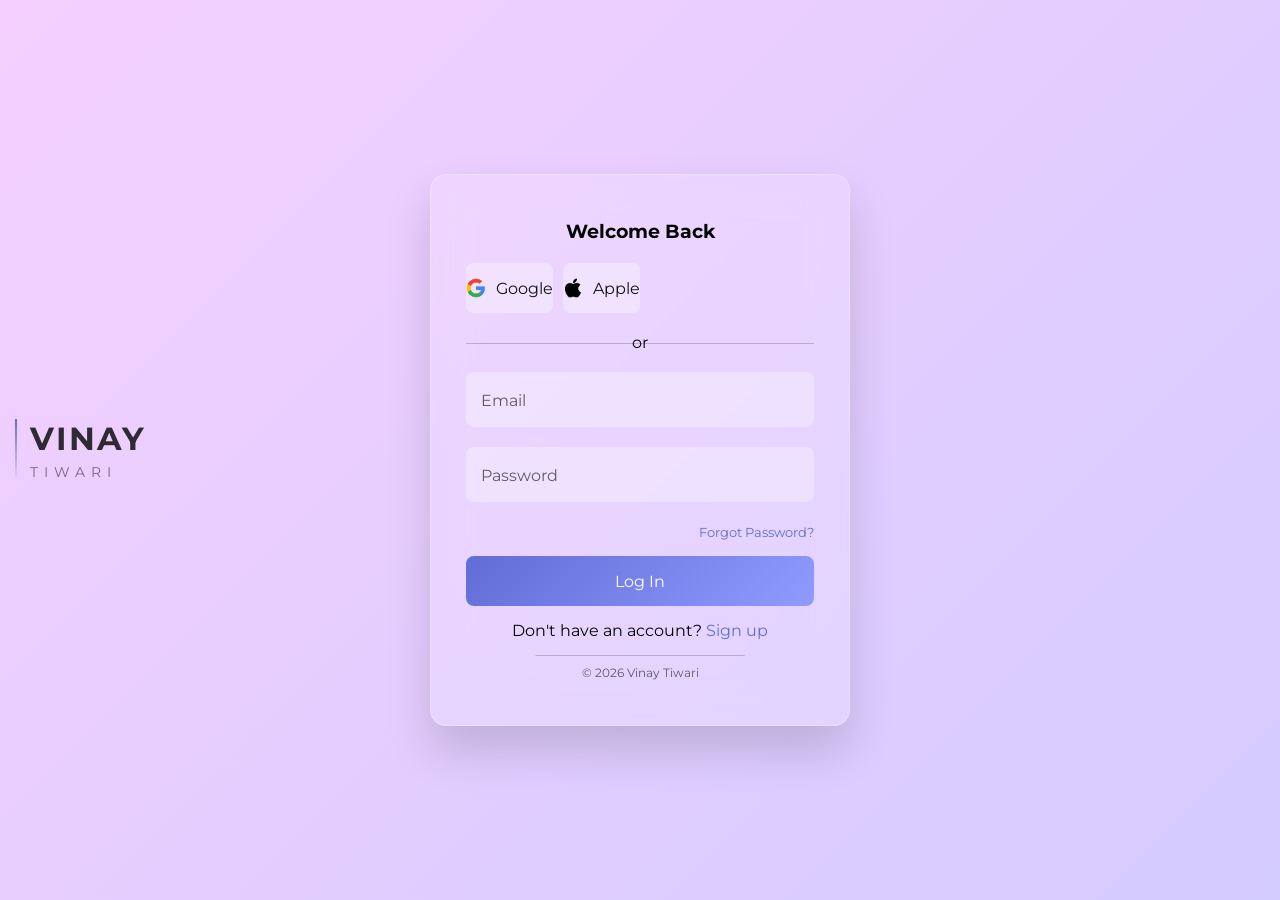
<file: index.html>
<!DOCTYPE html>
<html lang="en">
<head>
  <meta name="viewport" content="width=device-width, initial-scale=1.0" />
  <title>Login Form @vinaytron</title>
  <link rel="stylesheet" href="style.css" />
</head>

<body>
    <div class="sidebar">
  <h2>VINAY</h2>
  <span>TIWARI</span>
</div>

  <div class="login_form">
    <form action="#">

      <h3>Welcome Back</h3>

      <div class="login_option">
        <div class="option">
          <a href="#">
            <img src="google.png" alt="Google" />
            <span>Google</span>
          </a>
        </div>
        <div class="option">
          <a href="#">
            <img src="apple.png" alt="Apple" />
            <span>Apple</span>
          </a>
        </div>
      </div>

      <p class="separator"><span>or</span></p>

      <!-- Email -->
      <div class="input_box">
        <input type="email" required placeholder=" " />
        <label>Email</label>
      </div>

      <!-- Password -->
      <div class="input_box">
        <input type="password" required placeholder=" " />
        <label>Password</label>
      </div>

      <div class="extra">
        <a href="#">Forgot Password?</a>
      </div>

      <button type="submit">Log In</button>

      <p class="sign_up">
        Don't have an account? <a href="#">Sign up</a>
      </p>

      <footer class="footer">
        © 2026 Vinay Tiwari
      </footer>

    </form>
  </div>

</body>
</html>
</file>
<file: style.css>
@import url('https://fonts.googleapis.com/css2?family=Montserrat:wght@300;400;500;600&display=swap');

* {
    margin: 0;
    padding: 0;
    box-sizing: border-box;
    font-family: "Montserrat", sans-serif;
}

body {
    min-height: 100vh;
    display: flex;
    justify-content: center;
    align-items: center;

    /* animated premium gradient */
    background: linear-gradient(-45deg, #e798e8, #c3c8ff, #f5d0ff);
    background-size: 300% 300%;
    animation: gradientBG 15s ease infinite;
}

@keyframes gradientBG {
    0% { background-position: 0% 50%; }
    50% { background-position: 100% 50%; }
    100% { background-position: 0% 50%; }
}

/* Glass Card */
.login_form {
    width: 100%;
    max-width: 420px;
    padding: 45px 35px;

    background: rgba(255, 255, 255, 0.15);
    backdrop-filter: blur(18px);
    border: 1px solid rgba(255, 255, 255, 0.25);
    border-radius: 16px;

    box-shadow: 0 25px 45px rgba(0, 0, 0, 0.15);
    animation: fadeIn 0.8s ease;
}

@keyframes fadeIn {
    from { opacity: 0; transform: translateY(20px); }
    to { opacity: 1; transform: translateY(0); }
}

h3 {
    text-align: center;
    margin-bottom: 20px;
}

/* Social buttons */
.login_option {
    display: flex;
    gap: 10px;
}

.option a {
    flex: 1;
    height: 50px;
    display: flex;
    justify-content: center;
    align-items: center;
    gap: 10px;

    background: rgba(255,255,255,0.3);
    border-radius: 8px;
    text-decoration: none;
    color: #111;

    transition: 0.2s ease;
}

.option a:hover {
    transform: translateY(-3px);
    box-shadow: 0 8px 18px rgba(0,0,0,0.12);
}

.option img {
    width: 20px;
}

/* Separator */
.separator {
    text-align: center;
    margin: 20px 0;
    position: relative;
}

.separator span {
    background: transparent;
    padding: 0 10px;
}

.separator::before {
    content: "";
    position: absolute;
    width: 100%;
    height: 1px;
    background: rgba(0,0,0,0.2);
    top: 50%;
    left: 0;
    z-index: -1;
}

/* Floating Inputs */
.input_box {
    position: relative;
    margin-bottom: 20px;
}

.input_box input {
    width: 100%;
    height: 55px;
    border: none;
    outline: none;
    padding: 0 15px;

    background: rgba(255,255,255,0.3);
    border-radius: 8px;
}

.input_box label {
    position: absolute;
    left: 15px;
    top: 50%;
    transform: translateY(-50%);
    color: rgba(0,0,0,0.6);
    transition: 0.3s ease;
}

.input_box input:focus + label,
.input_box input:not(:placeholder-shown) + label {
    top: 5px;
    font-size: 12px;
    color: #626cd6;
}

/* Extra links */
.extra {
    text-align: right;
    margin-bottom: 15px;
}

.extra a {
    font-size: 13px;
    text-decoration: none;
    color: #626cd6;
}

/* Button */
button {
    width: 100%;
    height: 50px;
    border: none;
    border-radius: 8px;

    background: linear-gradient(135deg, #626cd6, #8f9bff);
    color: #fff;
    font-size: 16px;
    cursor: pointer;

    transition: 0.2s ease;
}

button:hover {
    transform: translateY(-2px);
}

button:active {
    transform: scale(0.97);
}

/* Signup */
.sign_up {
    text-align: center;
    margin-top: 15px;
}

.sign_up a {
    color: #626cd6;
    text-decoration: none;
}

/* Footer */
.footer {
    text-align: center;
    margin-top: 15px;
    padding-top: 10px;
    font-size: 12px;
    color: rgba(0,0,0,0.6);
    position: relative;
}

.footer::before {
    content: "";
    position: absolute;
    width: 60%;
    height: 1px;
    background: rgba(0,0,0,0.2);
    top: 0;
    left: 50%;
    transform: translateX(-50%);
}

/* Sidebar branding */
.sidebar {
    position: fixed;
    left: 30px;
    top: 50%;
    transform: translateY(-50%);

    display: flex;
    flex-direction: column;
    align-items: flex-start;

    z-index: 2;
}

/* Main name */
.sidebar h2 {
    font-size: 32px;
    font-weight: 700;
    color: rgba(0, 0, 0, 0.8);
    letter-spacing: 2px;
}

/* Last name */
.sidebar span {
    font-size: 14px;
    letter-spacing: 6px;
    color: rgba(0, 0, 0, 0.5);
    margin-top: 5px;
}

/* vertical line for premium feel */
.sidebar::before {
    content: "";
    position: absolute;
    left: -15px;
    top: 0;
    height: 100%;
    width: 2px;
    background: linear-gradient(#626cd6, transparent);
}


/* responsive */
@media (max-width: 768px) {
    .sidebar {
        display: none;
    }
}
</file>
